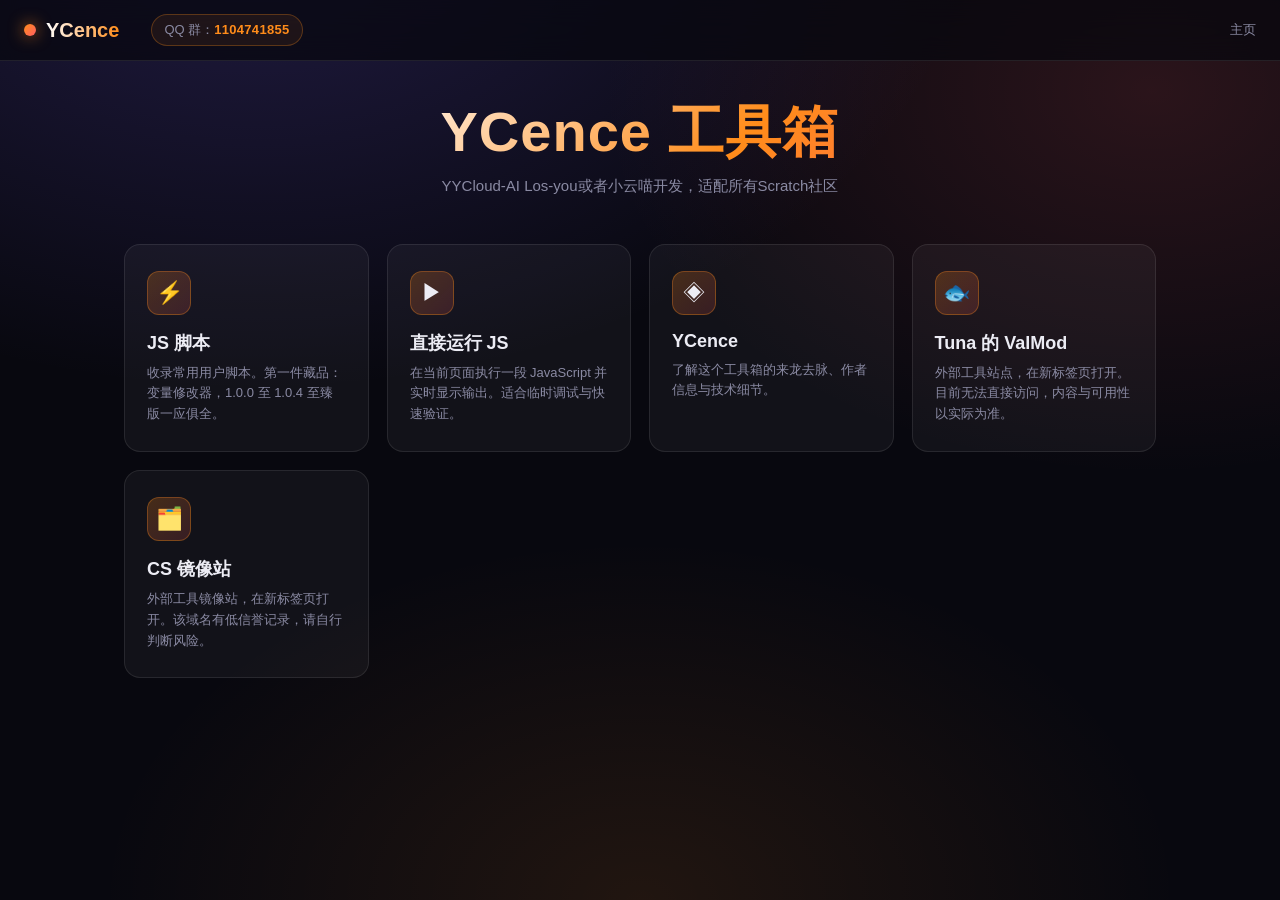
<file: index.html>
<!DOCTYPE html>
<html lang="zh-CN">
<head>
<meta charset="UTF-8">
<meta name="viewport" content="width=device-width, initial-scale=1.0">
<title>YCence · 工具箱</title>
<link rel="stylesheet" href="css/style.css">
</head>
<body>

<header class="topbar">
  <a class="brand" href="index.html">
    <span class="brand-dot"></span>
    <span class="brand-text">YCence</span>
  </a>

  <div class="qq-badge" title="点击复制 QQ 群号" id="qq-badge">
    QQ 群：<b>1104741855</b>
  </div>

  <nav class="crumb" id="crumb"><span>主页</span></nav>
</header>

<main>
  <section class="hero">
    <h1>YCence 工具箱</h1>
    <p>YYCloud-AI Los-you或者小云喵开发，适配所有Scratch社区</p>
  </section>

  <div class="grid">
    <a class="card" href="scripts/index.html">
      <div class="card-arrow">→</div>
      <div class="card-icon">⚡</div>
      <h3>JS 脚本</h3>
      <p>收录常用用户脚本。第一件藏品：变量修改器，1.0.0 至 1.0.4 至臻版一应俱全。</p>
    </a>
    <a class="card" href="runner/index.html">
      <div class="card-arrow">→</div>
      <div class="card-icon">▶</div>
      <h3>直接运行 JS</h3>
      <p>在当前页面执行一段 JavaScript 并实时显示输出。适合临时调试与快速验证。</p>
    </a>
    <a class="card" href="about/index.html">
      <div class="card-arrow">→</div>
      <div class="card-icon">◈</div>
      <h3>YCence</h3>
      <p>了解这个工具箱的来龙去脉、作者信息与技术细节。</p>
    </a>
    <a class="card" href="https://vaimod.github.io/" target="_blank" rel="noopener noreferrer">
      <div class="card-arrow">↗</div>
      <div class="card-icon">🐟</div>
      <h3>Tuna 的 ValMod</h3>
      <p>外部工具站点，在新标签页打开。目前无法直接访问，内容与可用性以实际为准。</p>
    </a>
    <a class="card" href="https://ccwtools.dpdns.org/" target="_blank" rel="noopener noreferrer">
      <div class="card-arrow">↗</div>
      <div class="card-icon">🗂️</div>
      <h3>CS 镜像站</h3>
      <p>外部工具镜像站，在新标签页打开。该域名有低信誉记录，请自行判断风险。</p>
    </a>
  </div>
</main>

<div class="toast" id="toast">已复制 QQ 群号</div>

<script>
  document.getElementById('qq-badge').addEventListener('click', async () => {
    const num = '1104741855';
    try {
      await navigator.clipboard.writeText(num);
    } catch {
      const ta = document.createElement('textarea');
      ta.value = num;
      document.body.appendChild(ta);
      ta.select();
      document.execCommand('copy');
      ta.remove();
    }
    const t = document.getElementById('toast');
    t.classList.add('show');
    clearTimeout(window.__qqToastTimer);
    window.__qqToastTimer = setTimeout(() => t.classList.remove('show'), 1800);
  });
</script>

</body>
</html>
</file>
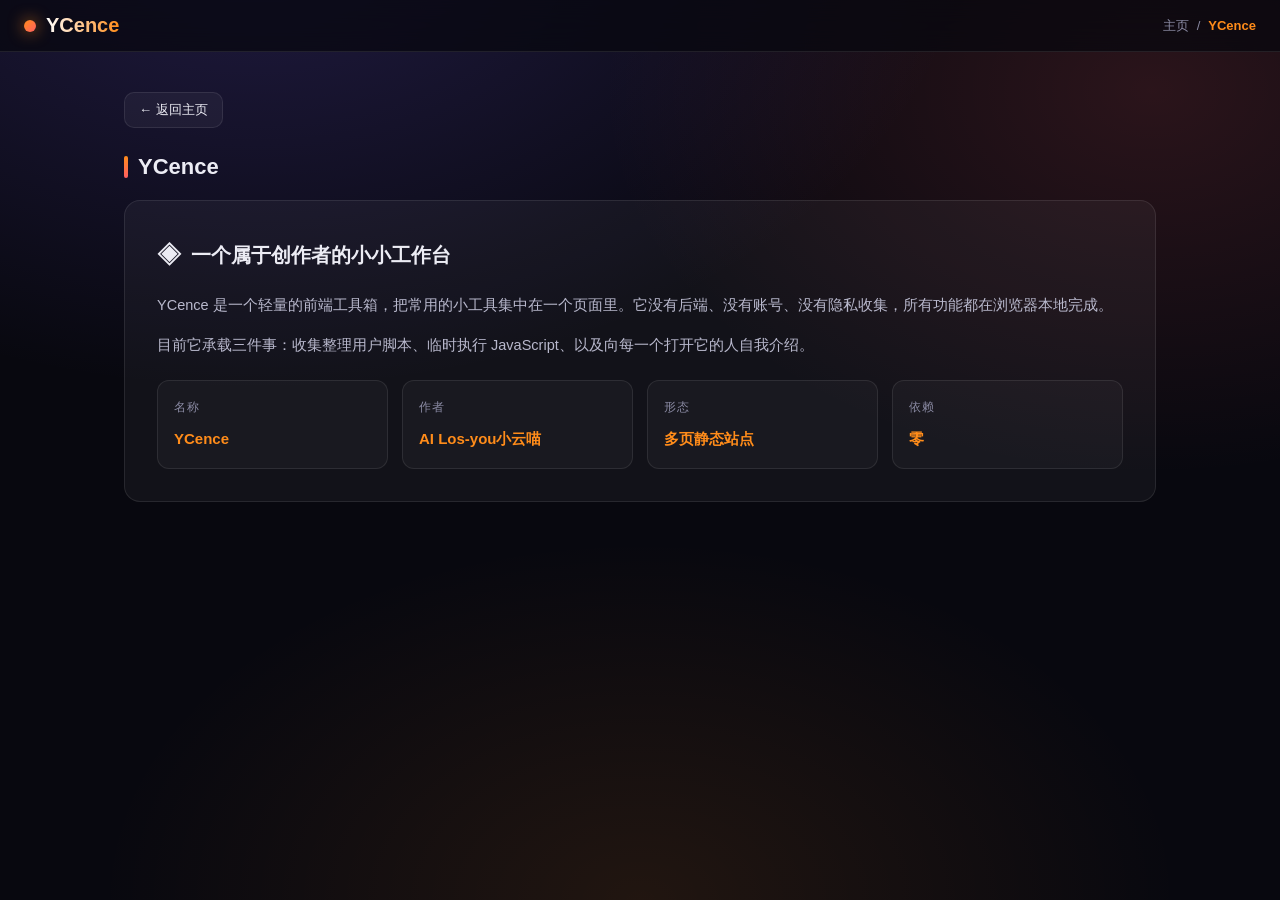
<file: about/index.html>
<!DOCTYPE html>
<html lang="zh-CN">
<head>
<meta charset="UTF-8">
<meta name="viewport" content="width=device-width, initial-scale=1.0">
<title>YCence · 关于</title>
<link rel="stylesheet" href="../css/style.css">
</head>
<body>

<header class="topbar">
  <a class="brand" href="../index.html">
    <span class="brand-dot"></span>
    <span class="brand-text">YCence</span>
  </a>
  <nav class="crumb">
    <a href="../index.html">主页</a> <span>/</span> <b>YCence</b>
  </nav>
</header>

<main>
  <a class="back-btn" href="../index.html">← 返回主页</a>
  <div class="section-title">YCence</div>

  <div class="about-card">
    <h3><span>◈</span> 一个属于创作者的小小工作台</h3>
    <p>YCence 是一个轻量的前端工具箱，把常用的小工具集中在一个页面里。它没有后端、没有账号、没有隐私收集，所有功能都在浏览器本地完成。</p>
    <p>目前它承载三件事：收集整理用户脚本、临时执行 JavaScript、以及向每一个打开它的人自我介绍。</p>

    <div class="about-grid">
      <div class="about-item">
        <div class="label">名称</div>
        <div class="value">YCence</div>
      </div>
      <div class="about-item">
        <div class="label">作者</div>
        <div class="value">AI Los-you小云喵</div>
      </div>
      <div class="about-item">
        <div class="label">形态</div>
        <div class="value">多页静态站点</div>
      </div>
      <div class="about-item">
        <div class="label">依赖</div>
        <div class="value">零</div>
      </div>
    </div>
  </div>
</main>

</body>
</html>
</file>
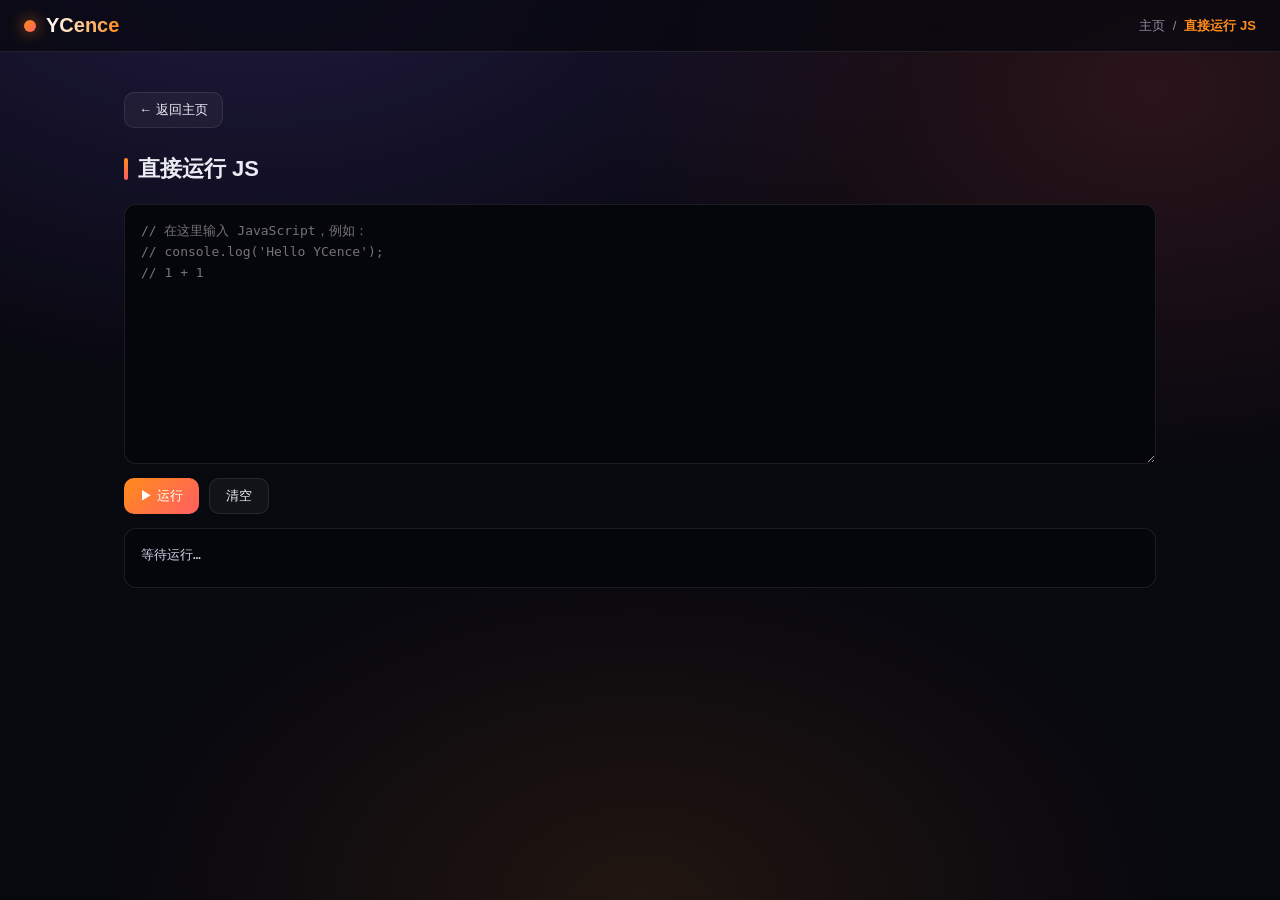
<file: runner/index.html>
<!DOCTYPE html>
<html lang="zh-CN">
<head>
<meta charset="UTF-8">
<meta name="viewport" content="width=device-width, initial-scale=1.0">
<title>直接运行 JS · YCence</title>
<link rel="stylesheet" href="../css/style.css">
</head>
<body>

<header class="topbar">
  <a class="brand" href="../index.html">
    <span class="brand-dot"></span>
    <span class="brand-text">YCence</span>
  </a>
  <nav class="crumb">
    <a href="../index.html">主页</a> <span>/</span> <b>直接运行 JS</b>
  </nav>
</header>

<main>
  <a class="back-btn" href="../index.html">← 返回主页</a>
  <div class="section-title">直接运行 JS</div>

  <div class="runner-area">
    <textarea class="js-input" id="js-input" spellcheck="false" placeholder="// 在这里输入 JavaScript，例如：
// console.log('Hello YCence');
// 1 + 1"></textarea>
    <div style="display:flex;gap:10px;">
      <button class="btn primary" id="run-btn">▶ 运行</button>
      <button class="btn" id="clear-btn">清空</button>
    </div>
    <div class="output-area" id="output">等待运行…</div>
  </div>
</main>

<script>
  const input = document.getElementById('js-input');
  const output = document.getElementById('output');
  const runBtn = document.getElementById('run-btn');
  const clearBtn = document.getElementById('clear-btn');

  function append(text, cls) {
    const span = document.createElement('div');
    if (cls) span.className = cls;
    span.textContent = text;
    output.appendChild(span);
  }

  runBtn.addEventListener('click', () => {
    output.innerHTML = '';
    const code = input.value;
    if (!code.trim()) {
      append('（空白代码，未执行）', 'dim');
      return;
    }
    const logs = [];
    const fakeConsole = {
      log: (...a) => logs.push({ type: 'log', args: a }),
      warn: (...a) => logs.push({ type: 'warn', args: a }),
      error: (...a) => logs.push({ type: 'error', args: a }),
    };
    try {
      const fn = new Function('console', code);
      const result = fn(fakeConsole);
      if (logs.length) {
        logs.forEach(l => {
          const cls = l.type === 'error' ? 'err' : l.type === 'warn' ? 'dim' : 'ok';
          append(`[${l.type}] ` + l.args.map(fmt).join(' '), cls);
        });
      }
      if (result !== undefined) append('← ' + fmt(result), 'ok');
      if (!logs.length && result === undefined) append('（执行完成，无输出）', 'dim');
    } catch (err) {
      append('❌ ' + (err && err.message ? err.message : String(err)), 'err');
    }
  });

  clearBtn.addEventListener('click', () => {
    input.value = '';
    output.textContent = '等待运行…';
  });

  function fmt(v) {
    if (typeof v === 'string') return v;
    try { return JSON.stringify(v, null, 2); } catch { return String(v); }
  }
</script>

</body>
</html>
</file>
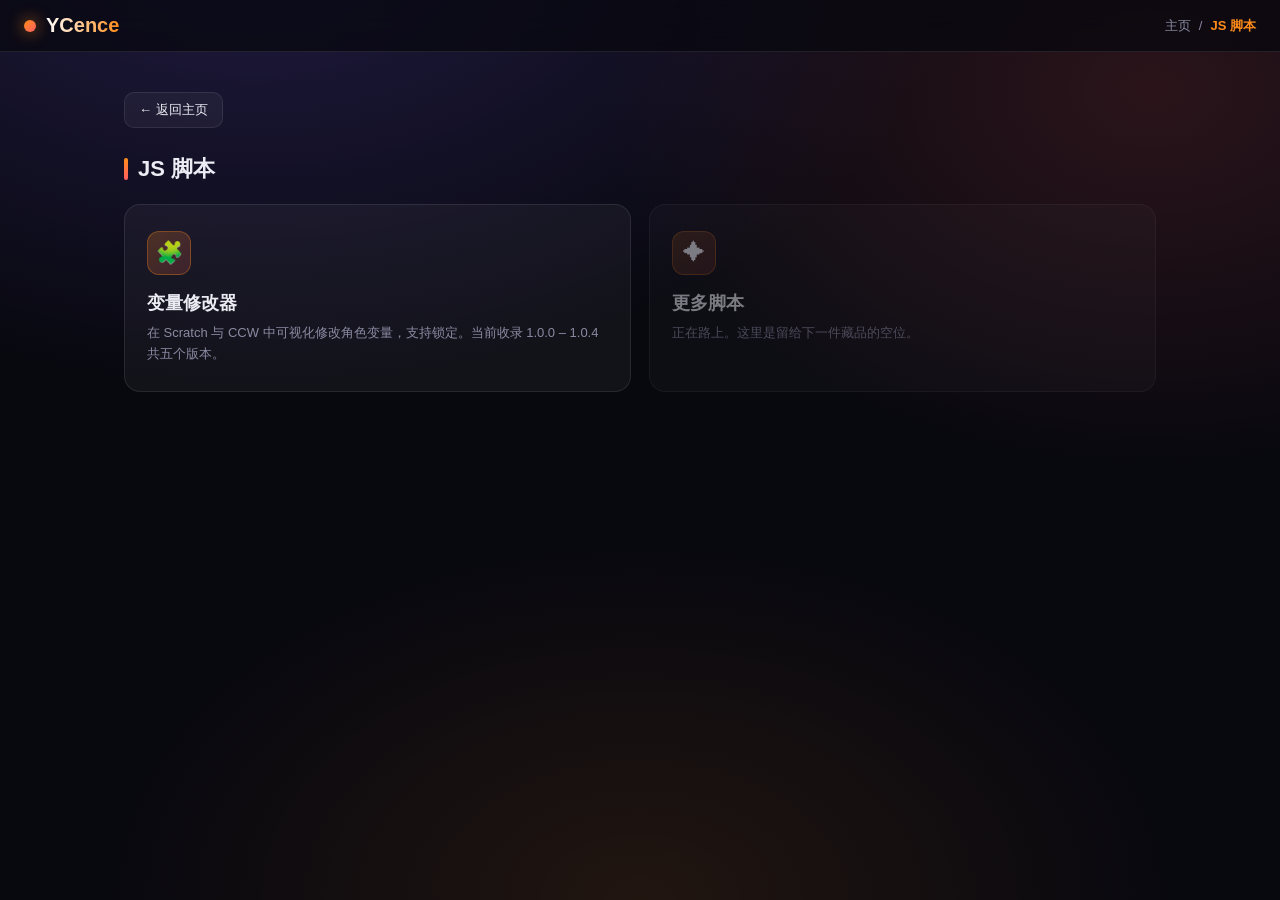
<file: scripts/index.html>
<!DOCTYPE html>
<html lang="zh-CN">
<head>
<meta charset="UTF-8">
<meta name="viewport" content="width=device-width, initial-scale=1.0">
<title>JS 脚本 · YCence</title>
<link rel="stylesheet" href="../css/style.css">
</head>
<body>

<header class="topbar">
  <a class="brand" href="../index.html">
    <span class="brand-dot"></span>
    <span class="brand-text">YCence</span>
  </a>
  <nav class="crumb">
    <a href="../index.html">主页</a> <span>/</span> <b>JS 脚本</b>
  </nav>
</header>

<main>
  <a class="back-btn" href="../index.html">← 返回主页</a>
  <div class="section-title">JS 脚本</div>
  <div class="grid">
    <a class="card" href="variable-editor/index.html">
      <div class="card-arrow">→</div>
      <div class="card-icon">🧩</div>
      <h3>变量修改器</h3>
      <p>在 Scratch 与 CCW 中可视化修改角色变量，支持锁定。当前收录 1.0.0 – 1.0.4 共五个版本。</p>
    </a>
    <div class="card disabled">
      <div class="card-icon">✦</div>
      <h3>更多脚本</h3>
      <p>正在路上。这里是留给下一件藏品的空位。</p>
    </div>
  </div>
</main>

</body>
</html>
</file>
<file: css/style.css>
:root {
  --bg: #08080f;
  --card: rgba(255, 255, 255, 0.045);
  --card-hover: rgba(255, 255, 255, 0.08);
  --border: rgba(255, 255, 255, 0.09);
  --accent: #ff8c1a;
  --accent2: #ff5e62;
  --accent3: #7b61ff;
  --text: #ececf4;
  --dim: #8a8aa3;
  --ok: #38d39f;
  --code-bg: #05050c;
}

* { margin: 0; padding: 0; box-sizing: border-box; }
html, body { height: 100%; }
body {
  font-family: -apple-system, BlinkMacSystemFont, "Segoe UI", Roboto, "PingFang SC", "Microsoft YaHei", sans-serif;
  background:
    radial-gradient(1200px 800px at 20% -10%, rgba(123, 97, 255, 0.22), transparent 60%),
    radial-gradient(1000px 700px at 90% 10%, rgba(255, 94, 98, 0.14), transparent 55%),
    radial-gradient(900px 600px at 50% 100%, rgba(255, 140, 26, 0.10), transparent 60%),
    var(--bg);
  color: var(--text);
  min-height: 100vh;
  overflow-x: hidden;
}

/* 顶部栏 */
.topbar {
  position: sticky;
  top: 0;
  z-index: 100;
  backdrop-filter: blur(14px);
  background: rgba(8, 8, 15, 0.72);
  border-bottom: 1px solid var(--border);
  padding: 14px 24px;
  display: flex;
  align-items: center;
  gap: 14px;
}
.brand {
  display: flex; align-items: center; gap: 10px;
  font-weight: 800; font-size: 20px;
  text-decoration: none; color: inherit;
}
.brand-dot {
  width: 12px; height: 12px; border-radius: 50%;
  background: linear-gradient(135deg, var(--accent), var(--accent2));
  box-shadow: 0 0 16px rgba(255, 140, 26, 0.75);
  animation: pulse 2.2s ease-in-out infinite;
}
@keyframes pulse {
  0%, 100% { transform: scale(1); opacity: 1; }
  50% { transform: scale(1.2); opacity: 0.7; }
}
.brand-text {
  background: linear-gradient(90deg, #fff, var(--accent));
  -webkit-background-clip: text; background-clip: text; color: transparent;
}
.crumb {
  margin-left: auto;
  font-size: 13px; color: var(--dim);
  display: flex; align-items: center; gap: 8px;
}
.crumb a { color: var(--dim); text-decoration: none; }
.crumb a:hover { color: var(--accent); }
.crumb b { color: var(--accent); font-weight: 600; }

/* 主体 */
main {
  max-width: 1080px;
  margin: 0 auto;
  padding: 40px 24px 80px;
  animation: fadeUp 0.35s ease;
}
@keyframes fadeUp {
  from { opacity: 0; transform: translateY(14px); }
  to   { opacity: 1; transform: translateY(0); }
}

.hero { text-align: center; margin-bottom: 48px; }
.hero h1 {
  font-size: clamp(32px, 6vw, 56px);
  font-weight: 900; letter-spacing: 1px; line-height: 1.1;
  background: linear-gradient(135deg, #fff 20%, var(--accent) 60%, var(--accent2) 100%);
  -webkit-background-clip: text; background-clip: text; color: transparent;
  margin-bottom: 14px;
}
.hero p { color: var(--dim); font-size: 15px; }

/* 卡片 */
.grid {
  display: grid;
  grid-template-columns: repeat(auto-fit, minmax(240px, 1fr));
  gap: 18px;
}
.card {
  position: relative;
  display: block;
  text-decoration: none;
  color: inherit;
  background: var(--card);
  border: 1px solid var(--border);
  border-radius: 16px;
  padding: 26px 22px;
  cursor: pointer;
  transition: transform 0.25s ease, background 0.25s ease, border-color 0.25s ease, box-shadow 0.25s ease;
  overflow: hidden;
}
.card::before {
  content: "";
  position: absolute; inset: 0;
  background: linear-gradient(135deg, rgba(255, 140, 26, 0.12), transparent 45%);
  opacity: 0; transition: opacity 0.25s ease; pointer-events: none;
}
.card:hover {
  transform: translateY(-4px);
  background: var(--card-hover);
  border-color: rgba(255, 140, 26, 0.5);
  box-shadow: 0 12px 40px rgba(0, 0, 0, 0.45), 0 0 0 1px rgba(255, 140, 26, 0.2);
}
.card:hover::before { opacity: 1; }
.card.disabled { opacity: 0.5; cursor: default; pointer-events: none; }
.card-icon {
  width: 44px; height: 44px; border-radius: 12px;
  display: flex; align-items: center; justify-content: center;
  font-size: 22px; margin-bottom: 16px;
  background: linear-gradient(135deg, rgba(255, 140, 26, 0.22), rgba(255, 94, 98, 0.16));
  border: 1px solid rgba(255, 140, 26, 0.32);
}
.card h3 { font-size: 18px; font-weight: 700; margin-bottom: 8px; }
.card p { font-size: 13px; color: var(--dim); line-height: 1.6; }
.card-arrow {
  position: absolute; right: 22px; top: 26px;
  font-size: 18px; color: var(--accent);
  opacity: 0; transform: translateX(-6px);
  transition: opacity 0.25s, transform 0.25s;
}
.card:hover .card-arrow { opacity: 1; transform: translateX(0); }

/* 通用按钮 */
.btn {
  display: inline-flex; align-items: center; gap: 6px;
  padding: 8px 16px; border-radius: 10px;
  border: 1px solid var(--border);
  background: var(--card); color: var(--text);
  font-size: 13px; cursor: pointer; text-decoration: none;
  transition: all 0.2s ease; font-weight: 500;
}
.btn:hover {
  border-color: var(--accent); color: var(--accent);
}
.btn.primary {
  background: linear-gradient(135deg, var(--accent), var(--accent2));
  border: none; color: #fff;
}
.btn.primary:hover {
  filter: brightness(1.1); color: #fff; transform: translateY(-1px);
}
.btn.copied {
  background: rgba(56, 211, 159, 0.2);
  border-color: var(--ok); color: var(--ok);
}

/* 返回按钮 */
.back-btn {
  display: inline-flex; align-items: center; gap: 6px;
  padding: 8px 14px; border-radius: 10px;
  border: 1px solid var(--border);
  background: var(--card); color: var(--text);
  font-size: 13px; cursor: pointer; text-decoration: none;
  margin-bottom: 26px;
  transition: all 0.2s ease;
}
.back-btn:hover {
  border-color: var(--accent); color: var(--accent);
  transform: translateX(-3px);
}

/* 区块标题 */
.section-title {
  font-size: 22px; font-weight: 800; margin-bottom: 20px;
  display: flex; align-items: center; gap: 10px;
}
.section-title::before {
  content: ""; width: 4px; height: 22px; border-radius: 2px;
  background: linear-gradient(180deg, var(--accent), var(--accent2));
}

/* 版本卡片列表（变量修改器版本列表页用） */
.version-card {
  background: var(--card);
  border: 1px solid var(--border);
  border-radius: 14px;
  margin-bottom: 14px;
  overflow: hidden;
  transition: border-color 0.25s ease;
}
.version-card:hover { border-color: rgba(255, 140, 26, 0.4); }
.version-head {
  display: flex; align-items: center; gap: 14px;
  padding: 18px 20px; text-decoration: none; color: inherit;
}
.version-tag {
  padding: 4px 12px; border-radius: 8px;
  font-size: 13px; font-weight: 700;
  font-family: Consolas, Menlo, monospace;
  background: rgba(255, 140, 26, 0.15);
  border: 1px solid rgba(255, 140, 26, 0.35);
  color: var(--accent); white-space: nowrap;
}
.version-tag.latest {
  background: linear-gradient(135deg, rgba(255, 140, 26, 0.3), rgba(255, 94, 98, 0.25));
  border-color: rgba(255, 94, 98, 0.5);
  color: #fff;
  box-shadow: 0 0 14px rgba(255, 140, 26, 0.4);
}
.version-info { flex: 1; }
.version-info h4 { font-size: 15px; font-weight: 700; margin-bottom: 4px; }
.version-info small { color: var(--dim); font-size: 12px; line-height: 1.5; }
.version-chevron { color: var(--dim); font-size: 16px; }

/* 代码块 */
.code-toolbar {
  display: flex; gap: 10px; align-items: center;
  padding: 14px 0 12px; flex-wrap: wrap;
}
textarea.code-area {
  width: 100%;
  min-height: 460px;
  padding: 16px;
  border-radius: 12px;
  border: 1px solid var(--border);
  background: var(--code-bg);
  color: #cfd2e6;
  font-family: Consolas, Menlo, Monaco, monospace;
  font-size: 12.5px;
  line-height: 1.6;
  resize: vertical;
  outline: none;
  white-space: pre;
  overflow: auto;
}
textarea.code-area:focus {
  border-color: var(--accent);
  box-shadow: 0 0 0 3px rgba(255, 140, 26, 0.12);
}

/* 直接运行 JS 页 */
.runner-area { display: flex; flex-direction: column; gap: 14px; }
textarea.js-input {
  width: 100%;
  min-height: 260px;
  padding: 16px;
  border-radius: 12px;
  border: 1px solid var(--border);
  background: var(--code-bg);
  color: #cfd2e6;
  font-family: Consolas, Menlo, Monaco, monospace;
  font-size: 13px;
  line-height: 1.6;
  resize: vertical;
  outline: none;
  transition: border-color 0.2s ease, box-shadow 0.2s ease;
}
textarea.js-input:focus {
  border-color: var(--accent);
  box-shadow: 0 0 0 3px rgba(255, 140, 26, 0.12);
}
.output-area {
  background: var(--code-bg);
  border: 1px solid var(--border);
  border-radius: 12px;
  padding: 16px;
  font-family: Consolas, Menlo, Monaco, monospace;
  font-size: 13px;
  line-height: 1.6;
  min-height: 60px;
  color: #cfd2e6;
  white-space: pre-wrap;
  word-break: break-word;
}
.output-area .ok { color: var(--ok); }
.output-area .err { color: #ff6b6b; }
.output-area .dim { color: var(--dim); }

/* YCence 关于页 */
.about-card {
  background: var(--card);
  border: 1px solid var(--border);
  border-radius: 16px;
  padding: 32px;
  line-height: 1.8;
}
.about-card h3 {
  font-size: 20px; margin-bottom: 16px;
  display: flex; align-items: center; gap: 10px;
}
.about-card h3 span { font-size: 24px; }
.about-card p { color: #b8b8cc; margin-bottom: 14px; font-size: 14.5px; }
.about-grid {
  display: grid;
  grid-template-columns: repeat(auto-fit, minmax(180px, 1fr));
  gap: 14px; margin-top: 22px;
}
.about-item {
  background: rgba(255, 255, 255, 0.03);
  border: 1px solid var(--border);
  border-radius: 12px;
  padding: 16px;
}
.about-item .label {
  font-size: 12px; color: var(--dim);
  margin-bottom: 6px; text-transform: uppercase;
  letter-spacing: 0.8px;
}
.about-item .value { font-size: 15px; font-weight: 600; color: var(--accent); }

/* 404 盒子 */
.notfound-box { text-align: center; margin-top: 30px; }

/* Toast */
.toast {
  position: fixed;
  bottom: 28px; left: 50%;
  transform: translateX(-50%) translateY(80px);
  background: rgba(20, 20, 35, 0.95);
  border: 1px solid var(--ok);
  color: var(--ok);
  padding: 12px 22px; border-radius: 12px;
  font-size: 14px; font-weight: 500;
  opacity: 0;
  transition: all 0.35s cubic-bezier(0.34, 1.56, 0.64, 1);
  pointer-events: none; z-index: 999;
  backdrop-filter: blur(8px);
}
.toast.show {
  opacity: 1;
  transform: translateX(-50%) translateY(0);
}

@media (max-width: 640px) {
  main { padding: 24px 16px 60px; }
  .topbar { padding: 12px 16px; }
  .about-card { padding: 22px; }
}
/* QQ 群徽标 */
.qq-badge {
  margin-left: 18px;
  padding: 6px 12px;
  border-radius: 999px;
  font-size: 13px;
  color: var(--dim);
  background: rgba(255, 140, 26, 0.08);
  border: 1px solid rgba(255, 140, 26, 0.28);
  cursor: pointer;
  user-select: none;
  transition: all 0.2s ease;
  white-space: nowrap;
}
.qq-badge b {
  color: var(--accent);
  font-weight: 700;
  letter-spacing: 0.3px;
}
.qq-badge:hover {
  background: rgba(255, 140, 26, 0.16);
  border-color: var(--accent);
  transform: translateY(-1px);
}
.qq-badge:active {
  transform: scale(0.97);
}

@media (max-width: 640px) {
  .qq-badge { margin-left: 10px; padding: 5px 9px; font-size: 12px; }
}
</file>
